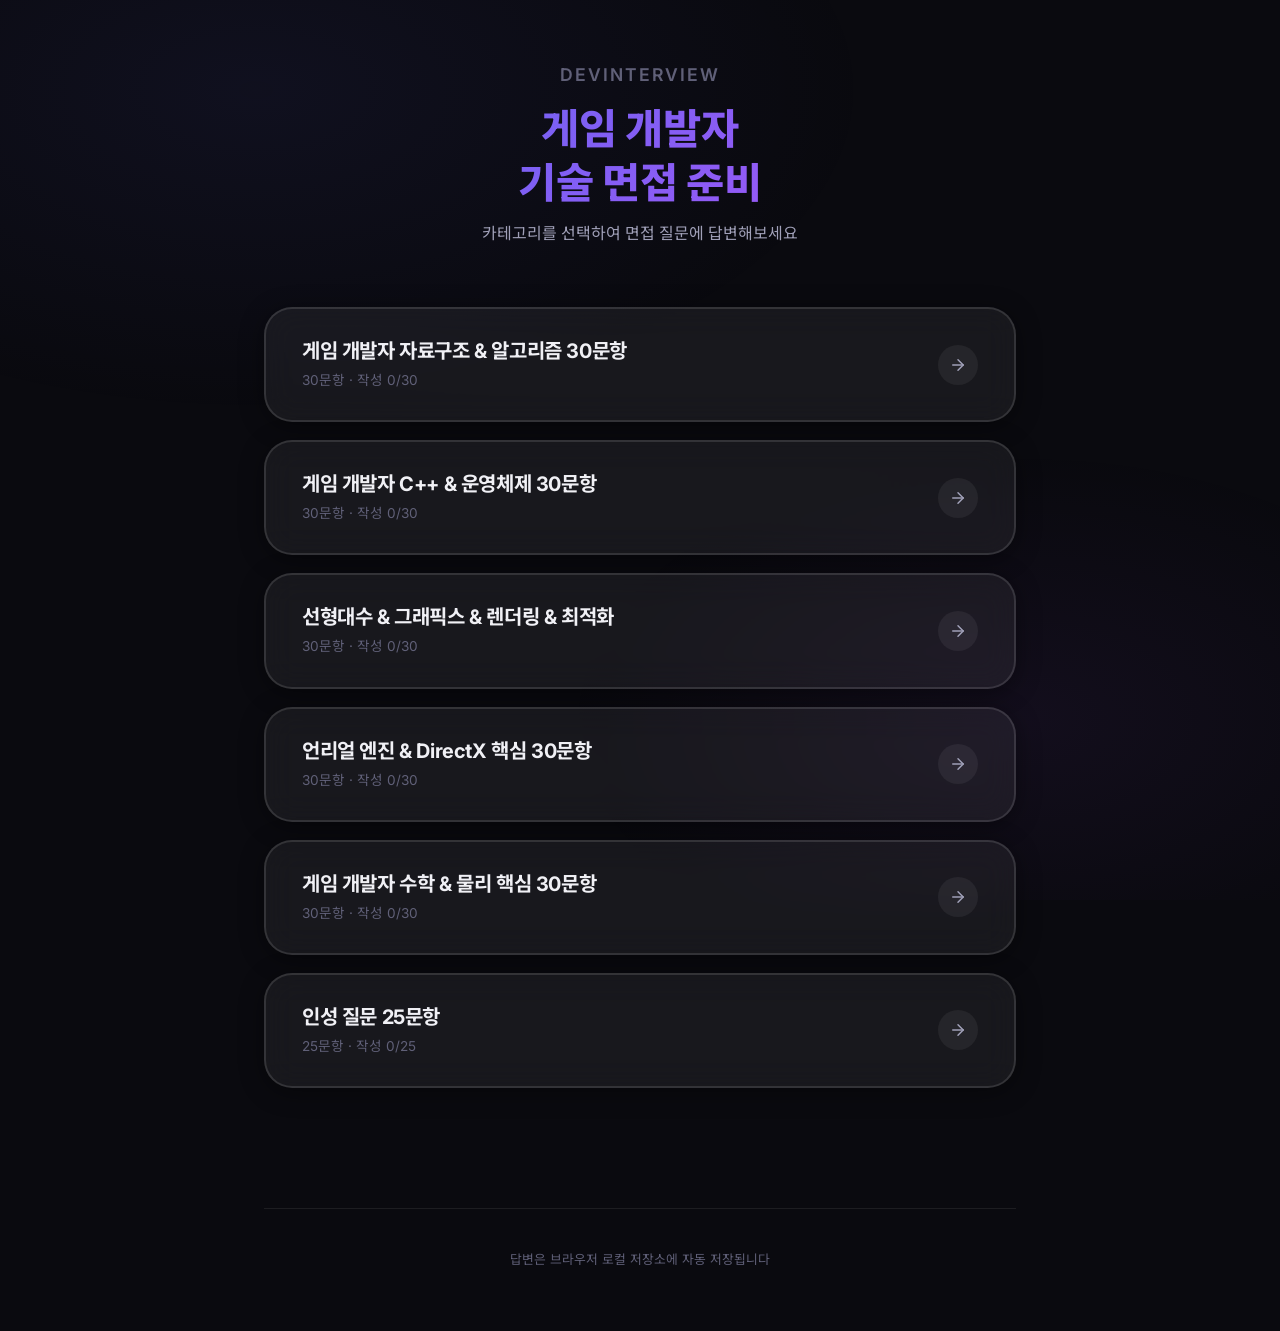
<file: index.html>
<!DOCTYPE html>
<html lang="ko">
<head>
  <meta charset="UTF-8">
  <meta name="viewport" content="width=device-width, initial-scale=1.0">
  <meta name="description" content="게임 개발자 면접 준비 — C++, 운영체제, 자료구조, 알고리즘, 그래픽스, 언리얼 엔진 핵심 질문 모음">
  <title>DevInterview — 게임 개발자 기술 면접 준비</title>
  <link rel="stylesheet" href="css/style.css">
  <link rel="icon" href="data:image/svg+xml,<svg xmlns='http://www.w3.org/2000/svg' viewBox='0 0 100 100'><text y='.9em' font-size='90'>🎯</text></svg>">
</head>
<body>

  <!-- Progress Bar -->
  <div class="progress-bar" id="progress-bar"></div>

  <div class="container">

    <!-- Header -->
    <header class="site-header" id="site-header">
      <p class="site-header__logo">DevInterview</p>
      <h1 class="site-header__title">게임 개발자<br>기술 면접 준비</h1>
      <p class="site-header__subtitle">카테고리를 선택하여 면접 질문에 답변해보세요</p>
    </header>

    <!-- Category Grid -->
    <main class="category-grid" id="category-grid">
      <!-- Dynamically rendered by js/app.js -->
    </main>

    <!-- Footer -->
    <footer class="site-footer">
      <p>답변은 브라우저 로컬 저장소에 자동 저장됩니다</p>
    </footer>

  </div>

  <script src="js/app.js"></script>
</body>
</html>
</file>
<file: css/style.css>
/* ============================================
   DevInterview — Design System & Global Styles
   ============================================ */

/* ---------- Google Fonts ---------- */
@import url('https://fonts.googleapis.com/css2?family=Inter:wght@400;500;600;700;800&family=Noto+Sans+KR:wght@400;500;600;700;800&display=swap');

/* ---------- CSS Variables (Design Tokens) ---------- */
:root {
  /* Background */
  --bg-primary: #0a0a0f;
  --bg-secondary: #12121a;
  --bg-card: rgba(255, 255, 255, 0.04);
  --bg-card-hover: rgba(255, 255, 255, 0.08);
  --bg-glass: rgba(255, 255, 255, 0.06);
  --bg-textarea: rgba(0, 0, 0, 0.35);
  --bg-answer: rgba(139, 0, 0, 0.08);

  /* Text */
  --text-primary: #f0f0f5;
  --text-secondary: #a0a0b8;
  --text-muted: #606078;
  --text-accent: #818cf8;

  /* Accent — Indigo / Violet */
  --accent-start: #6366f1;
  --accent-end: #a855f7;
  --accent-glow: rgba(99, 102, 241, 0.25);

  /* Answer Accent — Crimson */
  --answer-border: #991b1b;
  --answer-border-hover: #dc2626;
  --answer-bg: rgba(153, 27, 27, 0.08);
  --answer-glow: rgba(153, 27, 27, 0.2);

  /* Borders */
  --border-default: rgba(255, 255, 255, 0.08);
  --border-card: rgba(255, 255, 255, 0.12);
  --border-strong: rgba(255, 255, 255, 0.2);

  /* Radius */
  --radius-sm: 8px;
  --radius-md: 14px;
  --radius-lg: 20px;
  --radius-xl: 28px;

  /* Shadows */
  --shadow-card: 0 4px 24px rgba(0, 0, 0, 0.4);
  --shadow-card-hover: 0 8px 40px rgba(0, 0, 0, 0.6);
  --shadow-glow: 0 0 40px var(--accent-glow);

  /* Transitions */
  --transition-fast: 0.18s cubic-bezier(0.4, 0, 0.2, 1);
  --transition-base: 0.3s cubic-bezier(0.4, 0, 0.2, 1);
  --transition-slow: 0.5s cubic-bezier(0.4, 0, 0.2, 1);

  /* Font */
  --font-family: 'Inter', 'Noto Sans KR', -apple-system, BlinkMacSystemFont, sans-serif;
  --font-mono: 'JetBrains Mono', 'Fira Code', monospace;
}

/* ---------- Reset & Base ---------- */
*,
*::before,
*::after {
  margin: 0;
  padding: 0;
  box-sizing: border-box;
}

html {
  scroll-behavior: smooth;
  -webkit-font-smoothing: antialiased;
  -moz-osx-font-smoothing: grayscale;
}

body {
  font-family: var(--font-family);
  background-color: var(--bg-primary);
  color: var(--text-primary);
  line-height: 1.7;
  min-height: 100vh;
  overflow-x: hidden;
}

/* Subtle animated background gradient */
body::before {
  content: '';
  position: fixed;
  top: 0;
  left: 0;
  width: 100%;
  height: 100%;
  background:
    radial-gradient(ellipse 80% 60% at 20% 10%, rgba(99, 102, 241, 0.07) 0%, transparent 60%),
    radial-gradient(ellipse 60% 50% at 80% 80%, rgba(168, 85, 247, 0.06) 0%, transparent 60%);
  pointer-events: none;
  z-index: 0;
}

/* ---------- Layout ---------- */
.container {
  position: relative;
  z-index: 1;
  max-width: 800px;
  margin: 0 auto;
  padding: 0 24px;
}

/* ---------- Header ---------- */
.site-header {
  text-align: center;
  padding: 60px 0 20px;
}

.site-header__logo {
  font-size: 1.1rem;
  font-weight: 600;
  letter-spacing: 2px;
  text-transform: uppercase;
  color: var(--text-muted);
  margin-bottom: 12px;
}

.site-header__title {
  font-size: clamp(1.8rem, 5vw, 2.6rem);
  font-weight: 800;
  background: linear-gradient(135deg, var(--accent-start), var(--accent-end));
  -webkit-background-clip: text;
  -webkit-text-fill-color: transparent;
  background-clip: text;
  line-height: 1.3;
}

.site-header__subtitle {
  font-size: 1rem;
  color: var(--text-secondary);
  margin-top: 10px;
  font-weight: 400;
}

/* ---------- Navigation (Back Button) ---------- */
.nav-back {
  display: inline-flex;
  align-items: center;
  gap: 8px;
  padding: 10px 20px;
  margin: 24px 0 8px;
  font-size: 0.9rem;
  font-weight: 500;
  color: var(--text-secondary);
  text-decoration: none;
  border: 1px solid var(--border-default);
  border-radius: var(--radius-md);
  background: var(--bg-glass);
  backdrop-filter: blur(12px);
  transition: all var(--transition-fast);
}

.nav-back:hover {
  color: var(--text-primary);
  border-color: var(--border-strong);
  background: var(--bg-card-hover);
  transform: translateX(-4px);
}

.nav-back svg {
  width: 16px;
  height: 16px;
  transition: transform var(--transition-fast);
}

.nav-back:hover svg {
  transform: translateX(-3px);
}

/* ---------- Category Cards (Main Page) ---------- */
.category-grid {
  display: flex;
  flex-direction: column;
  gap: 18px;
  padding: 40px 0 80px;
}

.category-card {
  position: relative;
  display: flex;
  align-items: center;
  justify-content: space-between;
  padding: 28px 36px;
  border: 2px solid var(--border-card);
  border-radius: var(--radius-xl);
  background: var(--bg-glass);
  backdrop-filter: blur(16px);
  text-decoration: none;
  color: var(--text-primary);
  cursor: pointer;
  overflow: hidden;
  transition: all var(--transition-base);
  box-shadow: var(--shadow-card);
}

.category-card::before {
  content: '';
  position: absolute;
  inset: 0;
  background: linear-gradient(135deg, rgba(99, 102, 241, 0.06), rgba(168, 85, 247, 0.04));
  opacity: 0;
  transition: opacity var(--transition-base);
}

.category-card:hover {
  border-color: var(--accent-start);
  transform: translateY(-4px) scale(1.01);
  box-shadow: var(--shadow-card-hover), var(--shadow-glow);
}

.category-card:hover::before {
  opacity: 1;
}

.category-card:active {
  transform: translateY(-1px) scale(0.995);
}

.category-card__content {
  position: relative;
  z-index: 1;
}

.category-card__title {
  font-size: 1.25rem;
  font-weight: 700;
  line-height: 1.4;
  letter-spacing: -0.02em;
}

.category-card__meta {
  font-size: 0.85rem;
  color: var(--text-muted);
  margin-top: 4px;
}

.category-card__arrow {
  position: relative;
  z-index: 1;
  width: 40px;
  height: 40px;
  display: flex;
  align-items: center;
  justify-content: center;
  border-radius: 50%;
  background: rgba(255, 255, 255, 0.06);
  flex-shrink: 0;
  transition: all var(--transition-fast);
}

.category-card:hover .category-card__arrow {
  background: linear-gradient(135deg, var(--accent-start), var(--accent-end));
  transform: translateX(4px);
}

.category-card__arrow svg {
  width: 18px;
  height: 18px;
  color: var(--text-secondary);
  transition: color var(--transition-fast);
}

.category-card:hover .category-card__arrow svg {
  color: white;
}

/* ---------- Category Page Header ---------- */
.category-header {
  text-align: center;
  padding: 40px 0 16px;
}

.category-header__title {
  font-size: clamp(1.5rem, 4vw, 2.2rem);
  font-weight: 800;
  background: linear-gradient(135deg, var(--accent-start), var(--accent-end));
  -webkit-background-clip: text;
  -webkit-text-fill-color: transparent;
  background-clip: text;
}

.category-header__count {
  font-size: 0.9rem;
  color: var(--text-muted);
  margin-top: 8px;
}

/* ---------- Part Section ---------- */
.part-section {
  margin: 40px 0;
}

.part-title {
  font-size: 1.1rem;
  font-weight: 700;
  color: var(--text-accent);
  padding: 12px 0 20px;
  border-bottom: 1px solid var(--border-default);
  margin-bottom: 24px;
  letter-spacing: -0.01em;
}

/* ---------- Question Card ---------- */
.question-card {
  margin-bottom: 28px;
  border: 1px solid var(--border-card);
  border-radius: var(--radius-lg);
  background: var(--bg-card);
  backdrop-filter: blur(8px);
  overflow: hidden;
  transition: border-color var(--transition-fast);
}

.question-card:hover {
  border-color: var(--border-strong);
}

.question-card__header {
  padding: 24px 28px 16px;
}

.question-card__number {
  display: inline-block;
  font-size: 0.75rem;
  font-weight: 700;
  color: var(--accent-start);
  background: rgba(99, 102, 241, 0.12);
  padding: 3px 10px;
  border-radius: 6px;
  margin-bottom: 10px;
  letter-spacing: 0.5px;
}

.question-card__text {
  font-size: 1rem;
  font-weight: 500;
  line-height: 1.7;
  color: var(--text-primary);
}

/* ---------- User Answer Textarea ---------- */
.answer-section {
  padding: 0 28px 20px;
}

.answer-section__label {
  display: flex;
  align-items: center;
  gap: 8px;
  font-size: 0.8rem;
  font-weight: 600;
  color: var(--text-secondary);
  margin-bottom: 10px;
  text-transform: uppercase;
  letter-spacing: 0.8px;
}

.answer-section__label svg {
  width: 14px;
  height: 14px;
  opacity: 0.7;
}

.answer-textarea {
  width: 100%;
  min-height: 140px;
  padding: 16px 18px;
  font-family: var(--font-family);
  font-size: 0.92rem;
  line-height: 1.7;
  color: var(--text-primary);
  background: var(--bg-textarea);
  border: 2px solid var(--border-card);
  border-radius: var(--radius-md);
  resize: vertical;
  outline: none;
  transition: border-color var(--transition-fast), box-shadow var(--transition-fast);
}

.answer-textarea::placeholder {
  color: var(--text-muted);
}

.answer-textarea:focus {
  border-color: var(--accent-start);
  box-shadow: 0 0 0 3px var(--accent-glow);
}

.answer-saved {
  font-size: 0.75rem;
  color: var(--text-muted);
  margin-top: 6px;
  opacity: 0;
  transition: opacity var(--transition-fast);
}

.answer-saved.visible {
  opacity: 1;
}

/* ---------- Best Answer Toggle ---------- */
.best-answer-section {
  border-top: 1px solid var(--border-default);
}

.best-answer-toggle {
  width: 100%;
  display: flex;
  align-items: center;
  justify-content: space-between;
  padding: 16px 28px;
  font-family: var(--font-family);
  font-size: 0.88rem;
  font-weight: 600;
  color: var(--answer-border-hover);
  background: transparent;
  border: none;
  cursor: pointer;
  transition: all var(--transition-fast);
}

.best-answer-toggle:hover {
  background: var(--answer-bg);
}

.best-answer-toggle__icon {
  width: 24px;
  height: 24px;
  display: flex;
  align-items: center;
  justify-content: center;
  border-radius: 50%;
  background: rgba(153, 27, 27, 0.12);
  transition: transform var(--transition-base);
}

.best-answer-toggle__icon.open {
  transform: rotate(180deg);
}

.best-answer-toggle__icon svg {
  width: 14px;
  height: 14px;
}

.best-answer-content {
  max-height: 0;
  overflow: hidden;
  transition: max-height var(--transition-slow), padding var(--transition-slow);
}

.best-answer-content.open {
  max-height: 2000px;
}

.best-answer-content__inner {
  padding: 0 28px 24px;
  border-left: 3px solid var(--answer-border);
  margin: 0 24px 0 24px;
  padding-left: 20px;
}

.best-answer-content__inner p {
  font-size: 0.92rem;
  line-height: 1.8;
  color: var(--text-secondary);
}

.best-answer-empty {
  font-size: 0.85rem;
  color: var(--text-muted);
  font-style: italic;
}

/* ---------- Progress Indicator ---------- */
.progress-bar {
  position: fixed;
  top: 0;
  left: 0;
  height: 3px;
  background: linear-gradient(90deg, var(--accent-start), var(--accent-end));
  z-index: 100;
  transition: width var(--transition-fast);
}

/* ---------- Footer ---------- */
.site-footer {
  text-align: center;
  padding: 40px 0 60px;
  font-size: 0.8rem;
  color: var(--text-muted);
  border-top: 1px solid var(--border-default);
  margin-top: 40px;
}

.site-footer a {
  color: var(--text-accent);
  text-decoration: none;
}

.site-footer a:hover {
  text-decoration: underline;
}

/* ---------- Scrollbar ---------- */
::-webkit-scrollbar {
  width: 8px;
}

::-webkit-scrollbar-track {
  background: transparent;
}

::-webkit-scrollbar-thumb {
  background: rgba(255, 255, 255, 0.1);
  border-radius: 4px;
}

::-webkit-scrollbar-thumb:hover {
  background: rgba(255, 255, 255, 0.18);
}

/* ---------- Animations ---------- */
@keyframes fadeInUp {
  from {
    opacity: 0;
    transform: translateY(20px);
  }
  to {
    opacity: 1;
    transform: translateY(0);
  }
}

.animate-in {
  animation: fadeInUp 0.5s ease forwards;
  opacity: 0;
}

.animate-in:nth-child(1) { animation-delay: 0.05s; }
.animate-in:nth-child(2) { animation-delay: 0.1s; }
.animate-in:nth-child(3) { animation-delay: 0.15s; }
.animate-in:nth-child(4) { animation-delay: 0.2s; }
.animate-in:nth-child(5) { animation-delay: 0.25s; }

/* ---------- Responsive ---------- */
@media (max-width: 640px) {
  .container {
    padding: 0 16px;
  }

  .site-header {
    padding: 40px 0 12px;
  }

  .category-card {
    padding: 22px 24px;
    border-radius: var(--radius-lg);
  }

  .category-card__title {
    font-size: 1.08rem;
  }

  .question-card__header {
    padding: 20px 20px 12px;
  }

  .answer-section {
    padding: 0 20px 16px;
  }

  .best-answer-toggle {
    padding: 14px 20px;
  }

  .best-answer-content__inner {
    margin: 0 16px;
    padding-left: 16px;
  }
}
</file>
